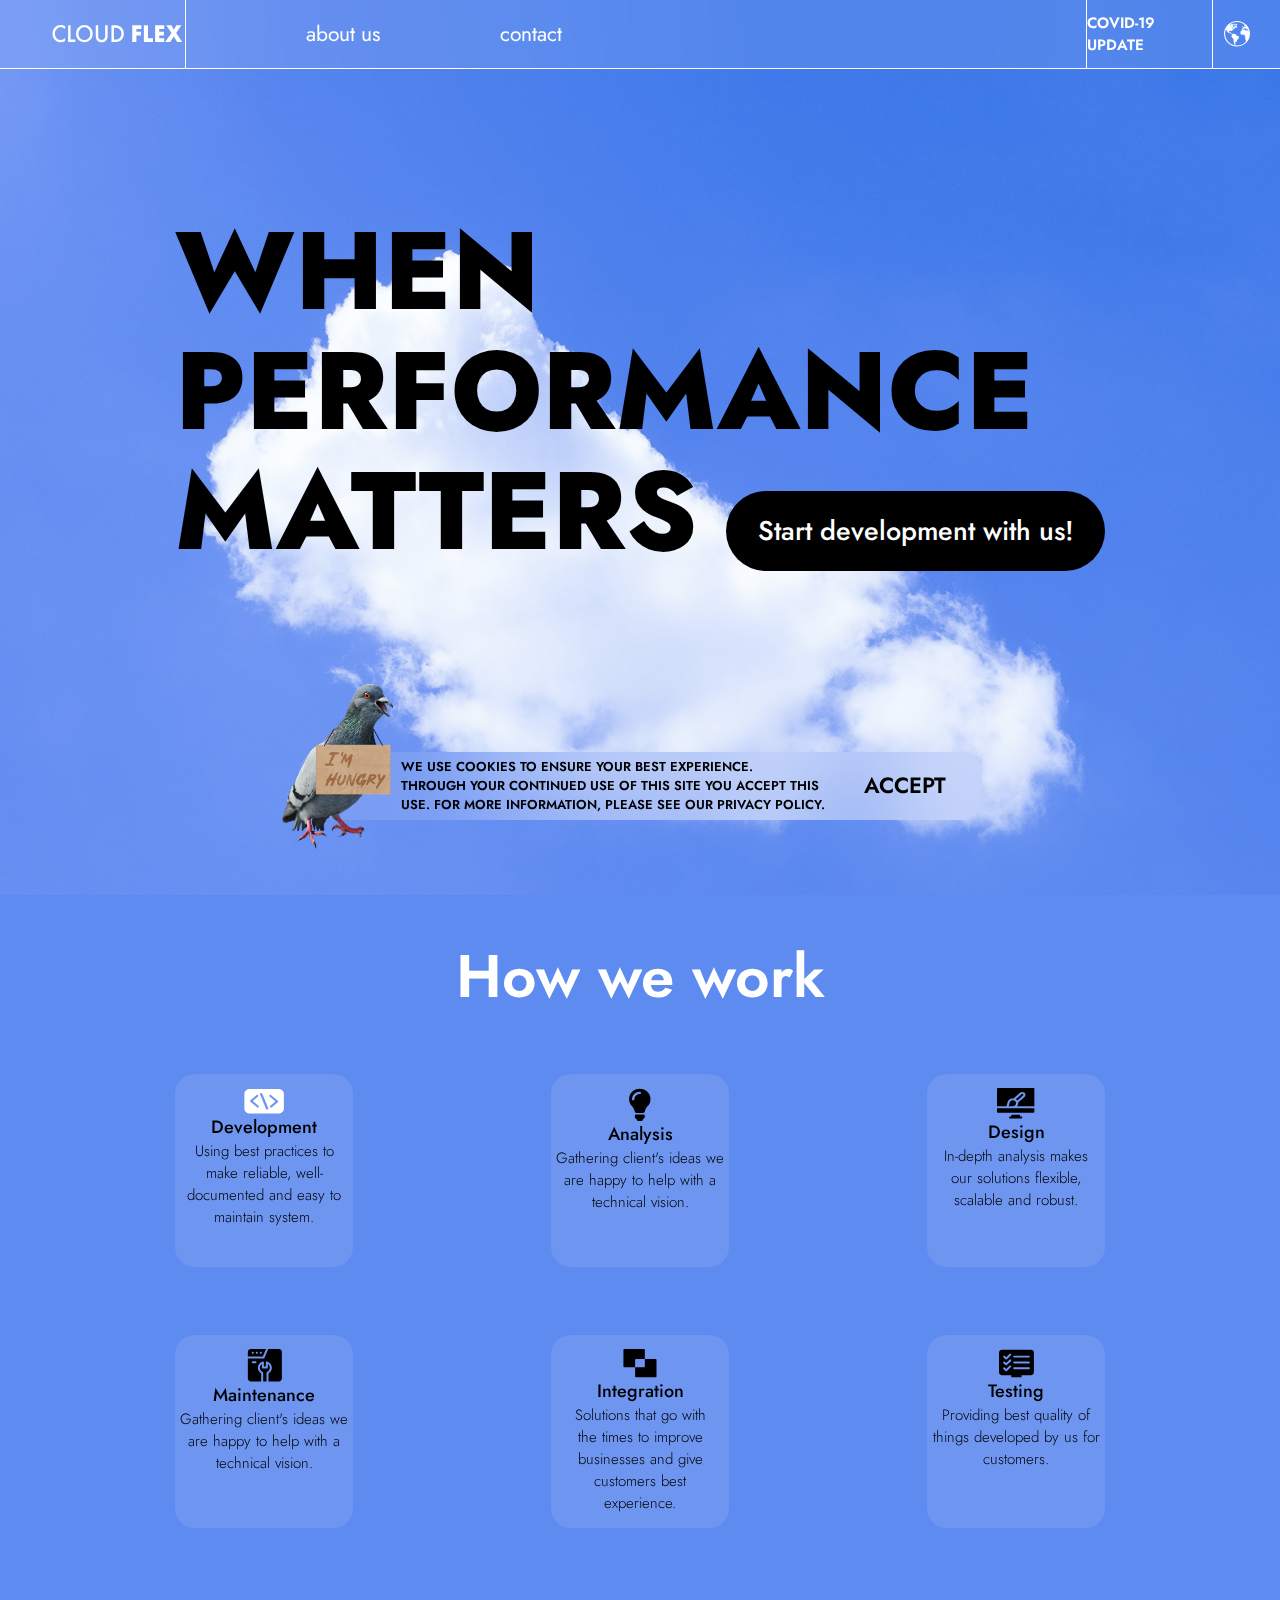
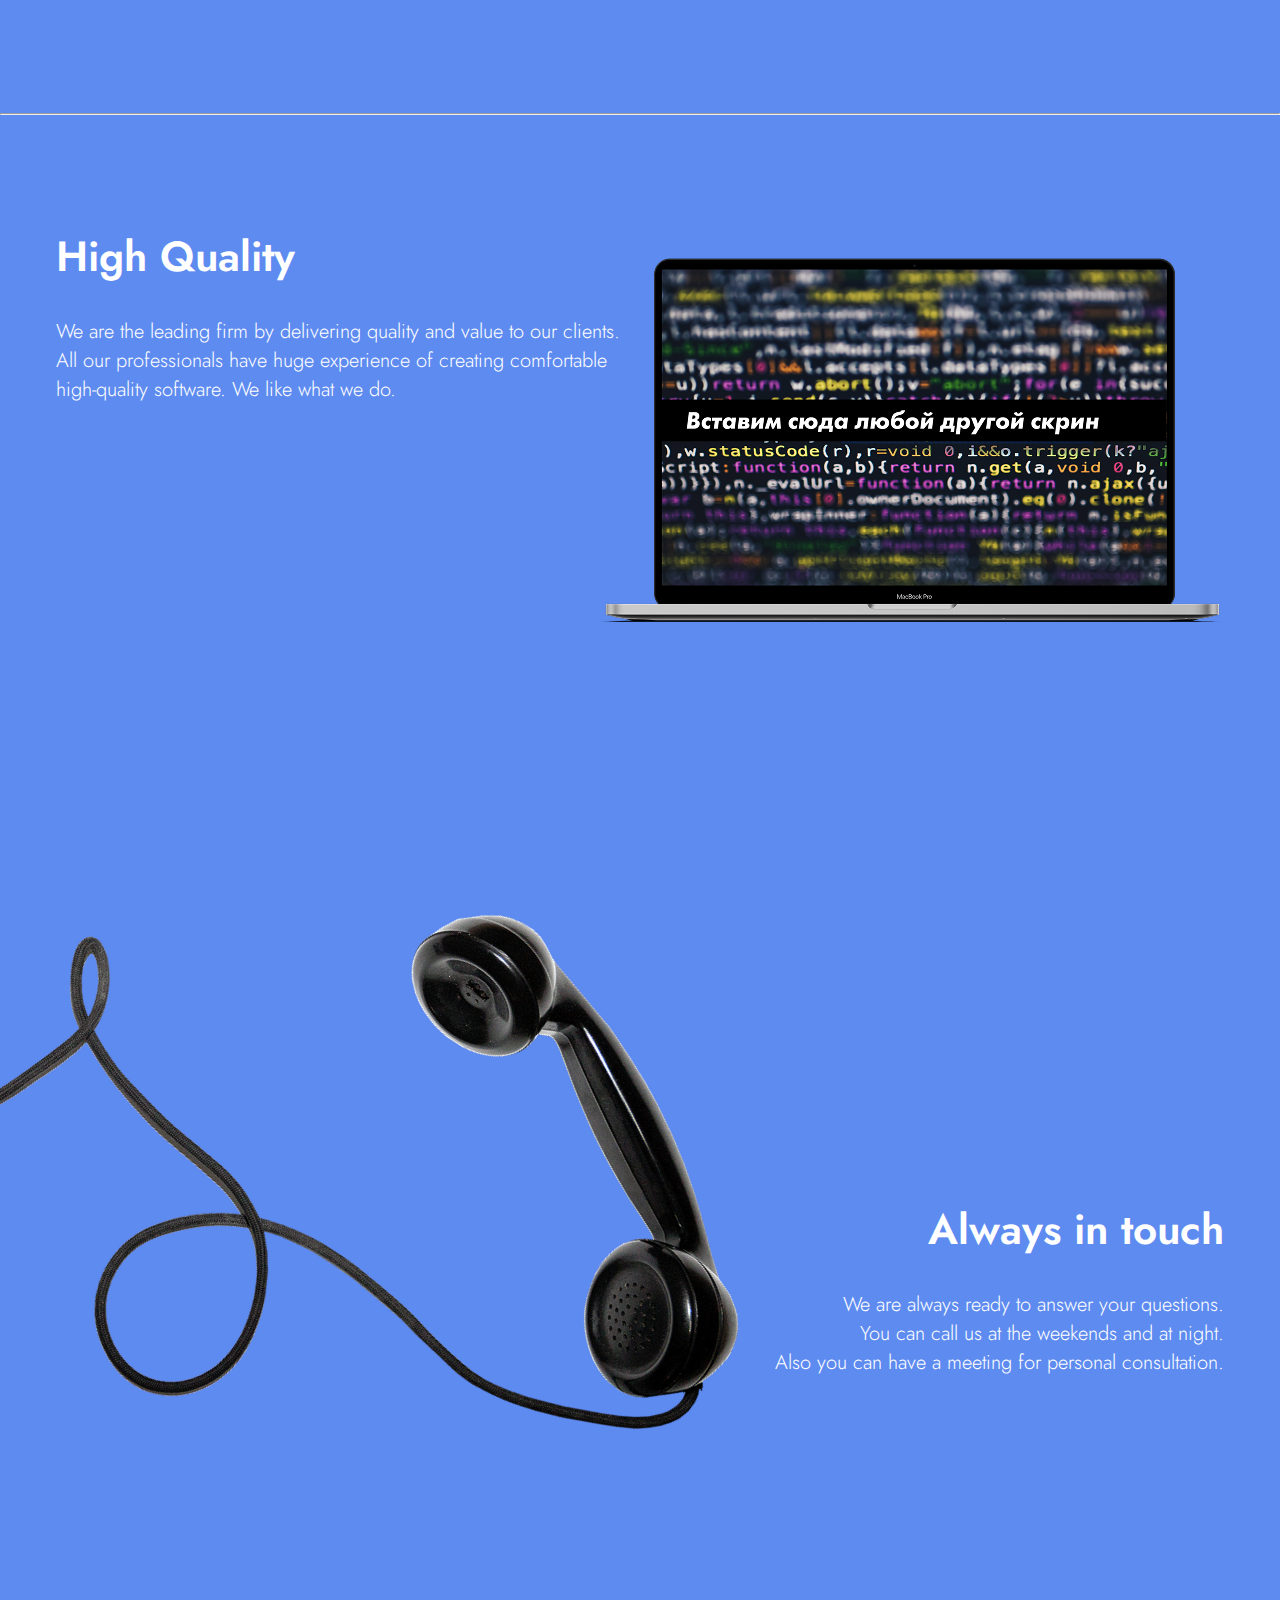
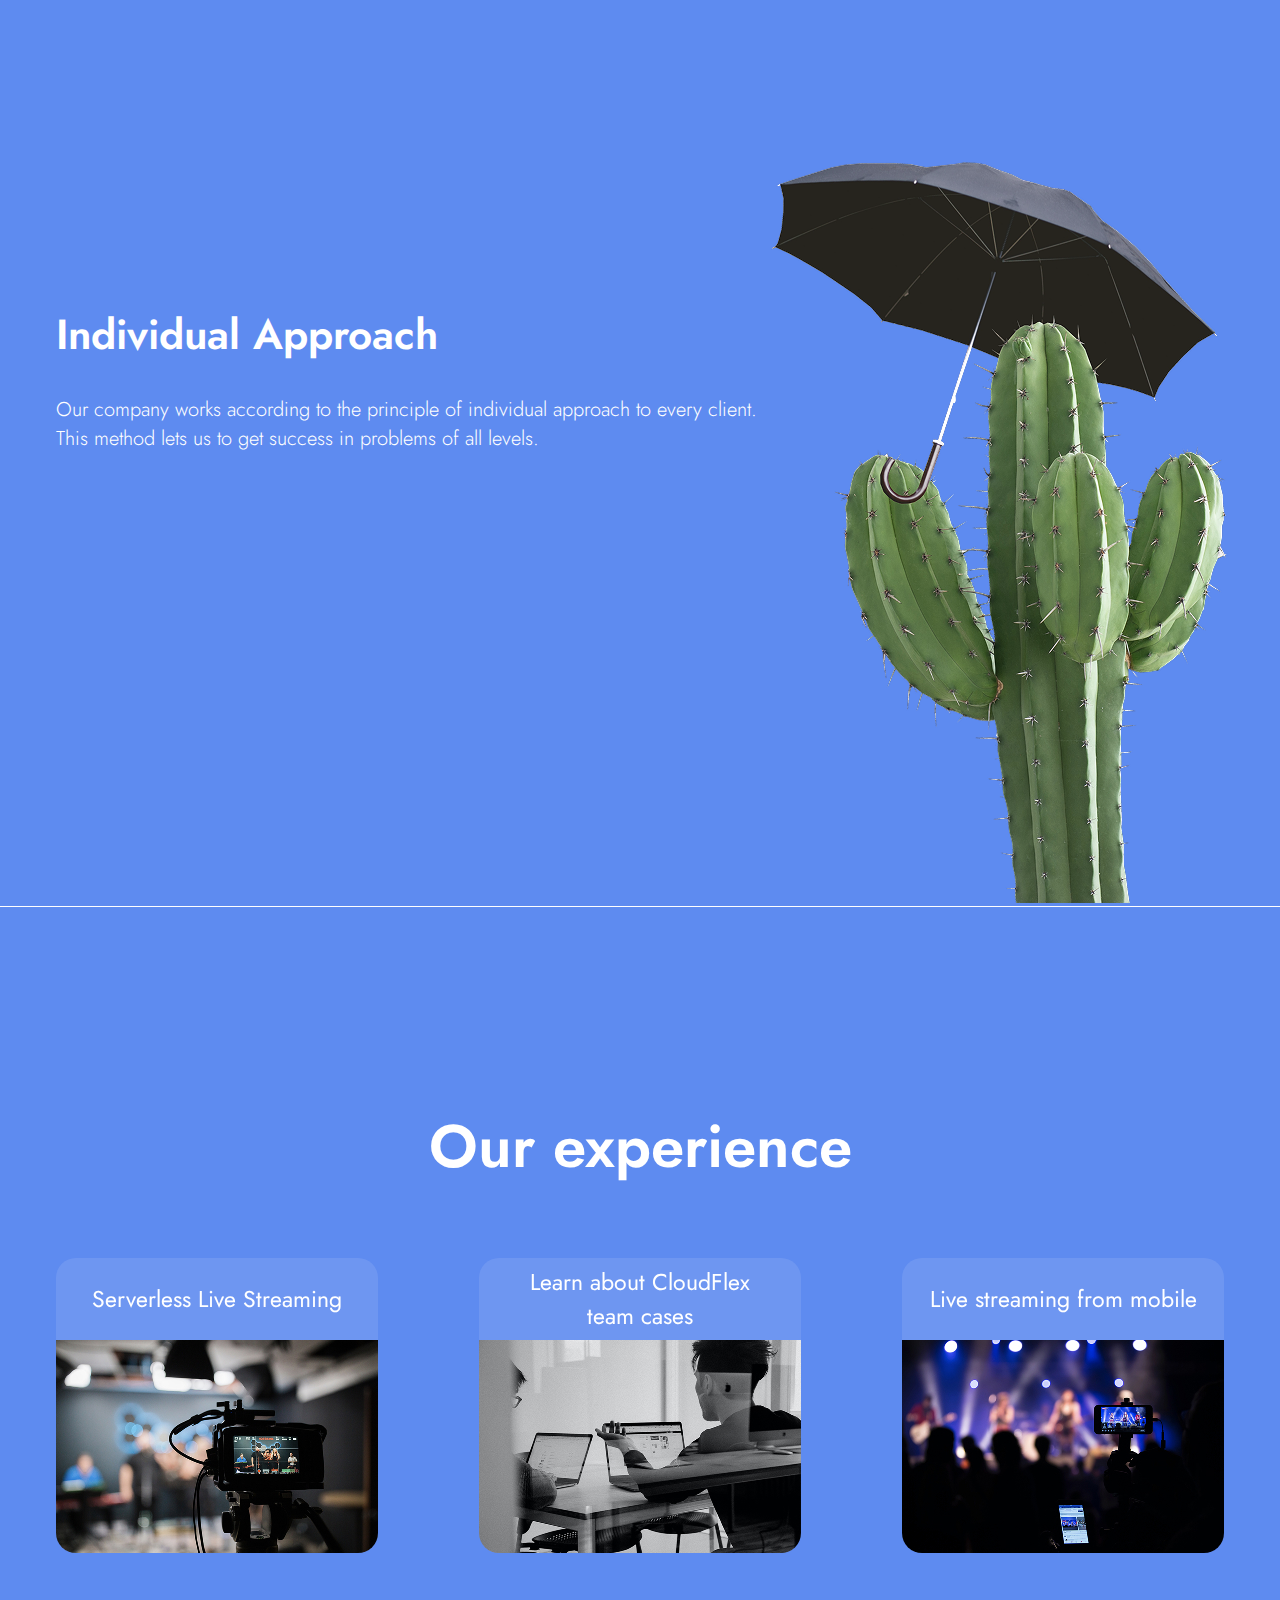
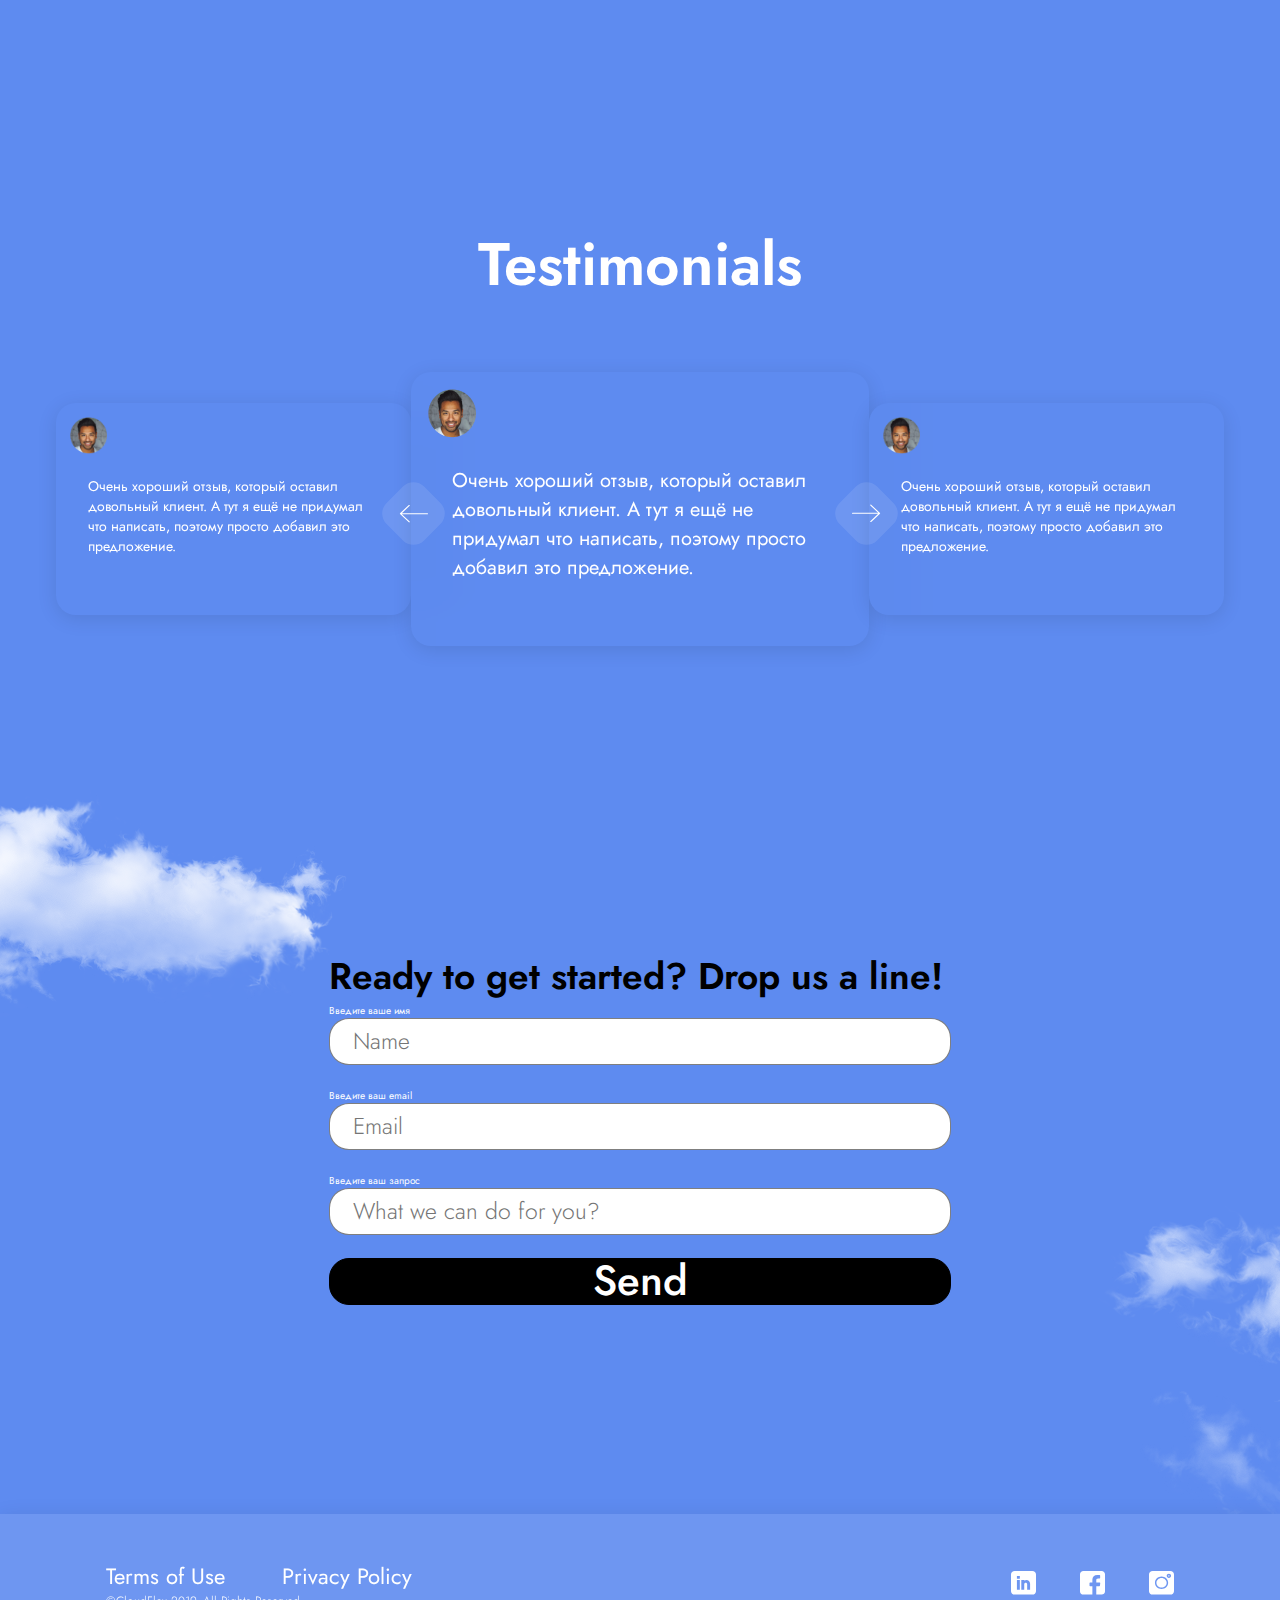
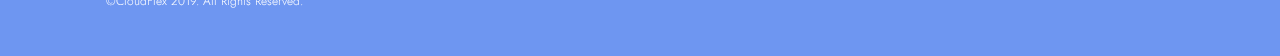
<file: index.html>
<!DOCTYPE html>
<html lang="en">
<head>
    <meta charset="UTF-8">
    <meta name="viewport" content="width=device-width, initial-scale=1.0">
    <title>CLOUD FLEX</title>
    <link rel="stylesheet" href="styles/normalize.css">
    <link rel="stylesheet" href="styles/main.css">
    <link rel="stylesheet" href="form.html">
    <link rel="preconnect" href="https://fonts.googleapis.com">
    <link rel="preconnect" href="https://fonts.gstatic.com" crossorigin>
    <link href="https://fonts.googleapis.com/css2?family=Jost:ital,wght@0,100..900;1,100..900&display=swap" rel="stylesheet">
</head>
<body>
    <header class="header">
        <div class="container">
            <a href="index.html" class="header__logo">
                <img src="images/header/logo.svg" alt="Logo" class="header__logo-image">
            </a>
            <div class="header__navbar">
                <nav class="header__menu">
                    <ul class="header__menu-list">
                        <li class="header__menu-item">
                            <a href="#!" class="header__menu-link">about us</a>
                        </li>
                        <li class="header__menu-item">
                            <a href="form.html" class="header__menu-link">contact</a>
                        </li>
                    </ul>
                </nav>
                <button class="header__button">
                    <img src="images/header/burger_menu.svg" alt="burger menu" class="header__button-image">
                </button>
            </div>
            <div class="header__update">
                <p class="header__update-text">COVID-19 UPDATE</p>
            </div>
            <div class="header__lang">
                <img src="images/header/earth.svg" alt="earth" class="header__lang-image">
            </div>
        </div>
    </header>
    <main class="main">
        <section class="welcom">
            <div class="wrapper">
                <div class="start">
                    <h1>CloudFlex</h1>
                    <p class="start__title">WHEN PERFORMANCE MATTERS</p>
                    <div class="start__button">
                        <a href="#" class="start__button-text">Start development with us!</a>
                    </div>
                </div>
                <div class="cookies">
                    <img src="images/welcome/cookies.png" alt="cookies" class="cookies-image">
                    <div class="cookies__wrapper">
                        <p class="cookies-text">
                            WE USE COOKIES TO ENSURE YOUR BEST EXPERIENCE.<br> 
                            THROUGH YOUR CONTINUED USE 
                            OF THIS SITE YOU ACCEPT THIS USE. FOR MORE INFORMATION, PLEASE SEE OUR PRIVACY POLICY.
                        </p>
                        <button class="cookies__button">ACCEPT</button>
                    </div>
                </div>
            </div>
        </section>
        <section class="about">
            <div class="wrapper">
                <div class="work">
                    <h2>How we work</h2>
                    <div class="work__list">
                        <figure class="work__item">
                            <img src="images/work/programming.svg" alt="programming" class="work-image">
                            <figcaption>Development</figcaption>
                            <p class="work-text">Using best practices to make reliable, well-documented and easy to maintain system.</p>
                        </figure>
                        <figure class="work__item">
                            <img src="images/work/light-bulb.svg" alt="light-bulb" class="work-image">
                            <figcaption>Analysis</figcaption>
                            <p class="work-text">Gathering client's ideas we are happy to help with a technical vision.</p>
                        </figure>
                        <figure class="work__item">
                            <img src="images/work/web-design.svg" alt="web-design" class="work-image">
                            <figcaption>Design</figcaption>
                            <p class="work-text">In-depth analysis makes our solutions flexible, scalable and robust.</p>
                        </figure>
                        <figure class="work__item">
                            <img src="images/work/browser.svg" alt="browser" class="work-image">
                            <figcaption>Maintenance</figcaption>
                            <p class="work-text">Gathering client's ideas we are happy to help with a technical vision.</p>
                        </figure>
                        <figure class="work__item">
                            <img src="images/work/intersect.svg" alt="intersect" class="work-image">
                            <figcaption>Integration</figcaption>
                            <p class="work-text">Solutions that go with<br> the times to improve businesses and give<br> customers best experience.</p>
                        </figure>
                        <figure class="work__item">
                            <img src="images/work/exam.svg" alt="exam" class="work-image">
                            <figcaption>Testing</figcaption>
                            <p class="work-text">Providing best quality of things developed by us for customers.</p>
                        </figure>
                    </div>
                </div>
            </div>
            <hr>
            <div class="approach">
                <div class="wrapper">
                    <div class="approach__item">
                        <div class="approach__box-quality">
                            <h3>High Quality</h3>
                            <p class="approach-text">We are the leading firm by delivering quality and value to our clients.<br> 
                                All our professionals have huge experience of creating comfortable<br>
                                high-quality software. We like what we do.
                            </p>
                        </div>
                        <img src="images/approach/laptop.png" alt="laptop" class="approach__laptop-image">
                    </div>
                    <div class="approach__item-touch">
                        <div class="approach__box-touch">
                            <h3>Always in touch</h3>
                            <p class="approach-text">We are always ready to answer your questions.<br>
                                You can call us at the weekends and at night.<br>
                                Also you can have a meeting for personal consultation.
                            </p>
                        </div>
                        <img src="images/approach/phone.png" alt="phone" class="approach__phone-image">
                    </div>
                    <div class="approach__item">
                        <div class="approach__box-approach">
                            <h3>Individual Approach</h3>
                            <p class="approach-text">Our company works according to the principle 
                                of individual approach to every client. 
                                This method lets us to get success 
                                in problems of all levels.
                            </p>
                        </div>
                        <img src="images/approach/cactus.png" alt="cactus" class="approach__cactus-image">
                    </div>
                </div>
            </div>
        </section>
        <section class="experience">
            <div class="wrapper">
                <h2>Our experience</h2> 
                <ul class="experience__list">
                    <li class="experience__item">
                        <p class="experience-text">Serverless Live Streaming</p>
                        <img src="images/experience/streaming.jpg" alt="live streaming" class="experience-image">
                    </li>
                    <li class="experience__item">
                        <p class="experience-text">Learn about CloudFlex<br> team cases</p>
                        <img src="images/experience/cases.jpg" alt="cases" class="experience-image">
                    </li>
                    <li class="experience__item">
                        <p class="experience-text">Live streaming from mobile</p>
                        <img src="images/experience/mobile.jpg" alt="from mobile" class="experience-image">
                    </li>
                </ul>
            </div>
        </section>
        <section class="testimonials">
            <div class="wrapper">
                <h2>Testimonials</h2>
                <ul class="testimonials__list">
                    <li class="testimonials__item">
                        <img src="images/testimonials/client.png" alt="testimonials client" class="testimonials__client-image">
                        <p class="testimonials-text">Очень хороший отзыв, который оставил довольный клиент. А тут я ещё не придумал что написать, поэтому просто добавил это предложение.</p>
                    </li>
                    <li class="testimonials__item-active">
                        <img src="images/testimonials/client.png" alt="testimonials client" class="testimonials__client-image-active">
                        <p class="testimonials-text-active">Очень хороший отзыв, который оставил довольный клиент. А тут я ещё не придумал что написать, поэтому просто добавил это предложение.</p>
                    </li>
                    <li class="testimonials__item">
                        <img src="images/testimonials/client.png" alt="testimonials client" class="testimonials__client-image">
                        <p class="testimonials-text">Очень хороший отзыв, который оставил довольный клиент. А тут я ещё не придумал что написать, поэтому просто добавил это предложение.</p>
                    </li>
                </ul>
                <button class="testimonials__button">
                    <img src="images/testimonials/arrow_left.svg" alt="arrow_left" class="testimonials__button-image-left">
                    <img src="images/testimonials/arrow_right.svg" alt="arrow_right" class="testimonials__button-image-right">
                </button>
            </div>
        </section>
        <section class="form">
            <div class="wrapper">
                <p class="form__title">Ready to get started? Drop us a line!</p>
                <form action="//httpbin.org/post" method="post" class="form__list">
                    <label class="form__item">Введите ваше имя
                        <input type="Name" name="Name" placeholder="Name" required class="form-input">
                    </label>
                    <label class="form__item">Введите ваш email
                        <input type="Email" name="Email" placeholder="Email" required class="form-input">
                    </label>
                    <label class="form__item">Введите ваш запрос
                        <input type="What we can do for you?" name="What we can do for you?" placeholder="What we can do for you?" required class="form-input">
                    </label>
                    <button type="submit" class="form__button">Send</button>
                </form>
            </div>
        </section>
    </main>
    <footer class="footer">
        <div class="container">
            <div class="footer__nav">
                <ul class="footer__nav-list">
                    <li class="footer__nav-item">
                        <a href="#!" class="footer__nav-link">Terms of Use</a>
                    </li>
                    <li class="footer__nav-item">
                        <a href="#!" class="footer__nav-link">Privacy Policy</a>
                    </li>
                </ul>
                <p class="footer-copyright">&copy;CloudFlex 2019. All Rights Reserved.</p>
            </div>
            <ul class="footer__socialnetworks-list">
                <li class="footer__socialnetworks-item">
                    <a href="#" class="footer__socialnetworks-link">
                        <img src="images/footer/linkedin.svg" alt="LinkedIn" class="footer__socialnetworks-image">
                    </a>
                </li>
                <li class="footer__socialnetworks-item">
                    <a href="#" class="footer__socialnetworks-link">
                        <img src="images/footer/facebook.svg" alt="Facebook" class="footer__socialnetworks-image">
                    </a>
                </li>
                <li class="footer__socialnetworks-item">
                    <a href="#" class="footer__socialnetworks-link">
                        <img src="images/footer/instagram.svg" alt="Instagram" class="footer__socialnetworks-image">
                    </a>
                </li>
            </ul>
        </div>
    </footer>
</body>
</html>
</file>
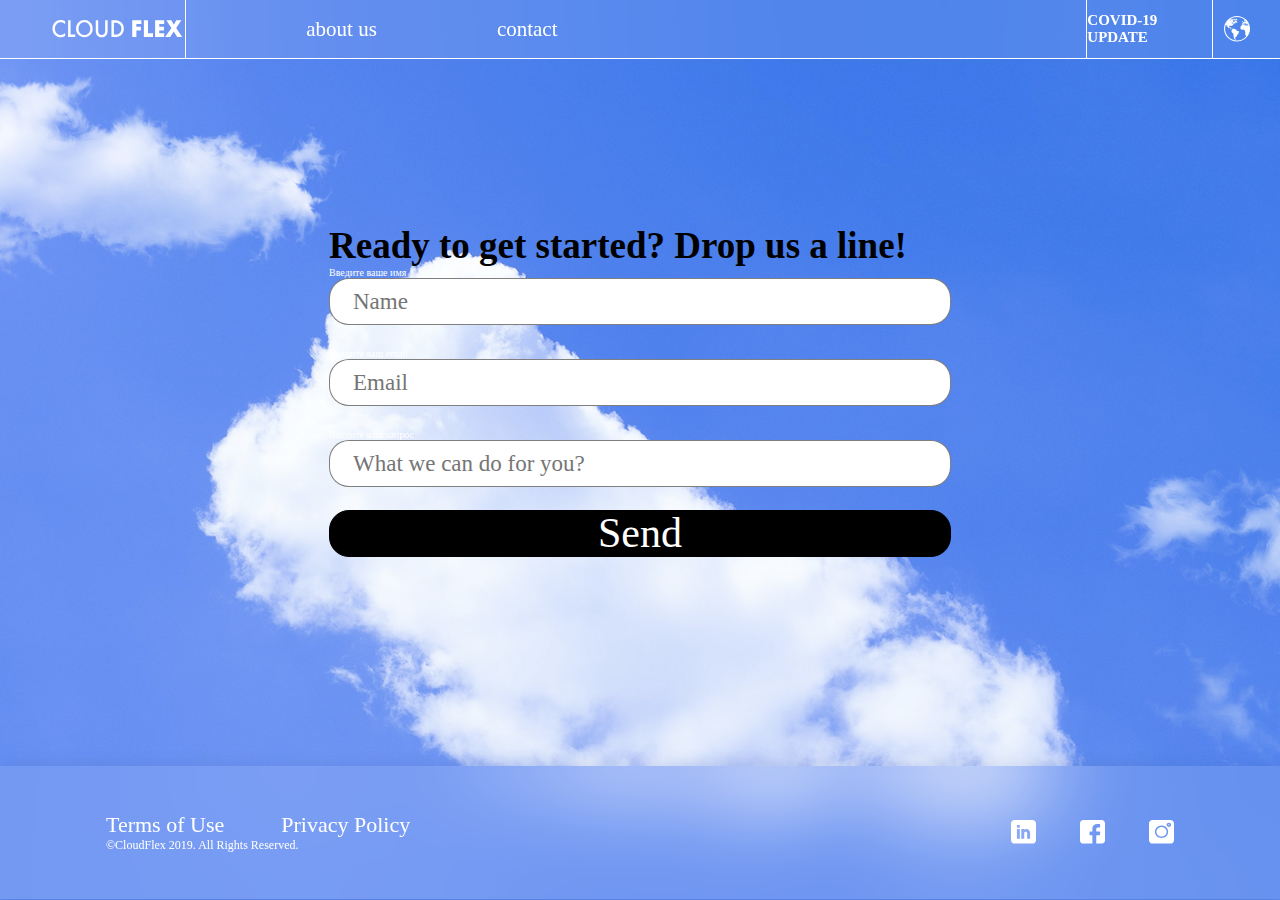
<file: form.html>
<!DOCTYPE html>
<html lang="en">
<head>
    <meta charset="UTF-8">
    <meta name="viewport" content="width=device-width, initial-scale=1.0">
    <title>CLOUD FLEX</title>
    <link rel="stylesheet" href="styles/normalize.css">
    <link rel="stylesheet" href="styles/main.css">
</head>
<body>
    <header class="header">
        <div class="container">
            <a href="index.html" class="header__logo">
                <img src="images/header/logo.svg" alt="Logo" class="header__logo-image">
            </a>
            <div class="header__navbar">
                <nav class="header__menu">
                    <ul class="header__menu-list">
                        <li class="header__menu-item">
                            <a href="#!" class="header__menu-link">about us</a>
                        </li>
                        <li class="header__menu-item">
                            <a href="#!" class="header__menu-link">contact</a>
                        </li>
                    </ul>
                </nav>
                <button class="header__button">
                    <img src="images/header/burger_menu.svg" alt="burger menu" class="header__button-image">
                </button>
            </div>
            <div class="header__update">
                <p class="header__update-text">COVID-19 UPDATE</p>
            </div>
            <div class="header__lang">
                <img src="images/header/earth.svg" alt="earth" class="header__lang-image">
            </div>
        </div>
    </header>
    <main>
        <section class="form">
            <div class="wrapper">
                <h1>CloudFlex</h1>
                <p class="form__title">Ready to get started? Drop us a line!</p>
                <form action="//httpbin.org/post" method="post" class="form__list">
                    <label class="form__item">Введите ваше имя
                        <input type="Name" name="Name" placeholder="Name" required class="form-input">
                    </label>
                    <label class="form__item">Введите ваш email
                        <input type="Email" name="Email" placeholder="Email" required class="form-input">
                    </label>
                    <label class="form__item">Введите ваш запрос
                        <input type="What we can do for you?" name="What we can do for you?" placeholder="What we can do for you?" required class="form-input">
                    </label>
                    <button type="submit" class="form__button">Send</button>
                </form>
            </div>
        </section>
    </main>
    <footer class="footer">
        <div class="container">
            <div class="footer__nav">
                <ul class="footer__nav-list">
                    <li class="footer__nav-item">
                        <a href="#!" class="footer__nav-link">Terms of Use</a>
                    </li>
                    <li class="footer__nav-item">
                        <a href="#!" class="footer__nav-link">Privacy Policy</a>
                    </li>
                </ul>
                <p class="footer-copyright">&copy;CloudFlex 2019. All Rights Reserved.</p>
            </div>
            <ul class="footer__socialnetworks-list">
                <li class="footer__socialnetworks-item">
                    <a href="#" class="footer__socialnetworks-link">
                        <img src="images/footer/linkedin.svg" alt="LinkedIn" class="footer__socialnetworks-image">
                    </a>
                </li>
                <li class="footer__socialnetworks-item">
                    <a href="#" class="footer__socialnetworks-link">
                        <img src="images/footer/facebook.svg" alt="Facebook" class="footer__socialnetworks-image">
                    </a>
                </li>
                <li class="footer__socialnetworks-item">
                    <a href="#" class="footer__socialnetworks-link">
                        <img src="images/footer/instagram.svg" alt="Instagram" class="footer__socialnetworks-image">
                    </a>
                </li>
            </ul>
        </div>
    </footer>
</body>
</html>
</file>
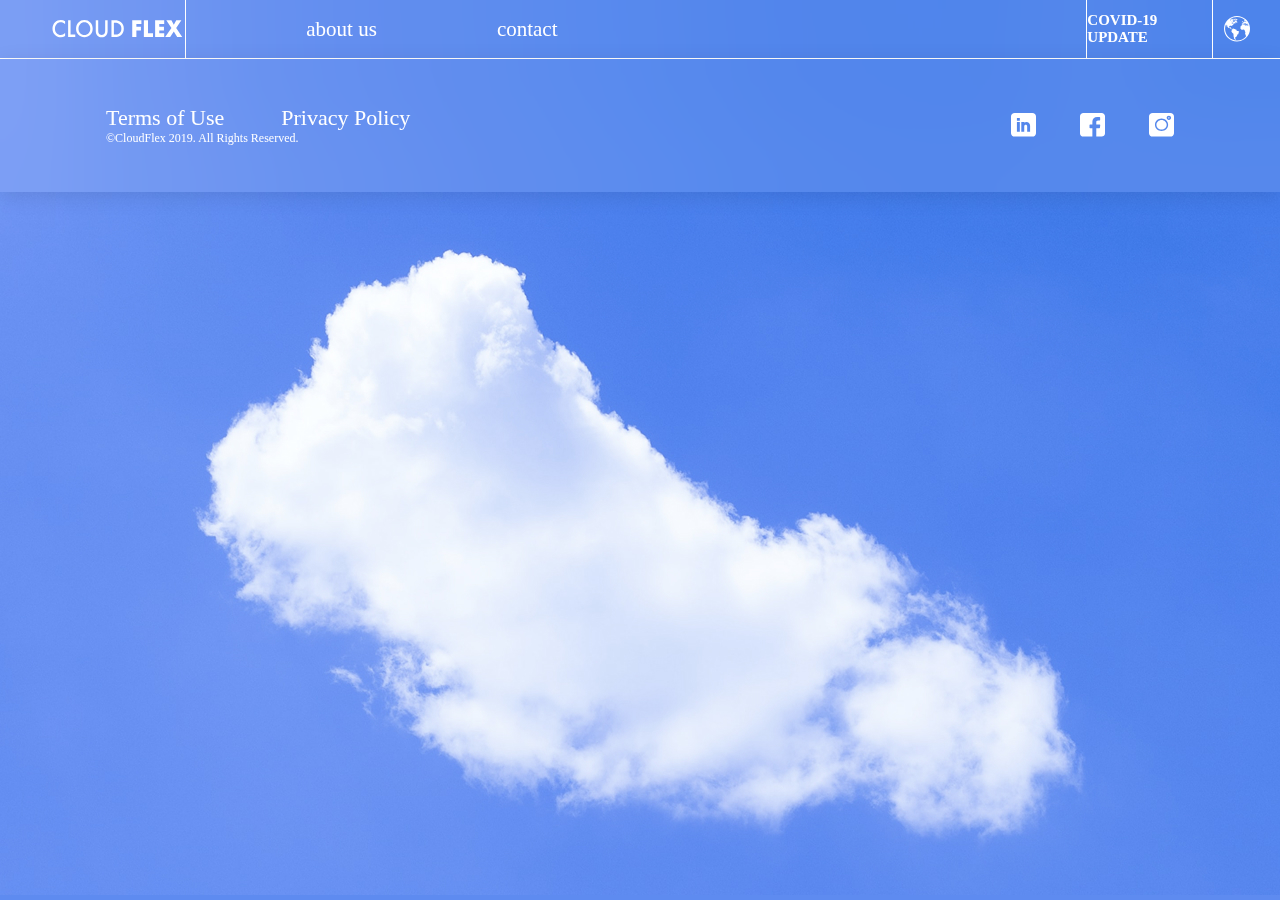
<file: grid.html>
<!DOCTYPE html>
<html lang="en">
<head>
    <meta charset="UTF-8">
    <meta name="viewport" content="width=device-width, initial-scale=1.0">
    <title>CLOUD FLEX</title>
    <link rel="stylesheet" href="styles/normalize.css">
    <link rel="stylesheet" href="styles/main.css">
</head>
<body>
    <header class="header">
        <div class="container">
            <a href="index.html" class="header__logo">
                <img src="images/header/logo.svg" alt="Logo" class="header__logo-image">
            </a>
            <div class="header__navbar">
                <nav class="header__menu">
                    <ul class="header__menu-list">
                        <li class="header__menu-item">
                            <a href="#!" class="header__menu-link">about us</a>
                        </li>
                        <li class="header__menu-item">
                            <a href="#!" class="header__menu-link">contact</a>
                        </li>
                    </ul>
                </nav>
                <button class="header__button">
                    <img src="images/header/burger_menu.svg" alt="burger menu" class="header__button-image">
                </button>
            </div>
            <div class="header__update">
                <p class="header__update-text">COVID-19 UPDATE</p>
            </div>
            <div class="header__lang">
                <img src="images/header/earth.svg" alt="earth" class="header__lang-image">
            </div>
        </div>
    </header>
    <main>
    </main>
    <footer class="footer">
        <div class="container">
            <div class="footer__nav">
                <ul class="footer__nav-list">
                    <li class="footer__nav-item">
                        <a href="#!" class="footer__nav-link">Terms of Use</a>
                    </li>
                    <li class="footer__nav-item">
                        <a href="#!" class="footer__nav-link">Privacy Policy</a>
                    </li>
                </ul>
                <p class="footer-copyright">&copy;CloudFlex 2019. All Rights Reserved.</p>
            </div>
            <ul class="footer__socialnetworks-list">
                <li class="footer__socialnetworks-item">
                    <a href="#" class="footer__socialnetworks-link">
                        <img src="images/footer/linkedin.svg" alt="LinkedIn" class="footer__socialnetworks-image">
                    </a>
                </li>
                <li class="footer__socialnetworks-item">
                    <a href="#" class="footer__socialnetworks-link">
                        <img src="images/footer/facebook.svg" alt="Facebook" class="footer__socialnetworks-image">
                    </a>
                </li>
                <li class="footer__socialnetworks-item">
                    <a href="#" class="footer__socialnetworks-link">
                        <img src="images/footer/instagram.svg" alt="Instagram" class="footer__socialnetworks-image">
                    </a>
                </li>
            </ul>
        </div>
    </footer>
</body>
</html>
</file>
<file: styles/main.css>
*{
    box-sizing: border-box;
    margin: 0;
    padding: 0;
    text-decoration: none;
    line-height: normal;
    list-style: none;
}

:root {
    --bg-color: #5E8BF0;
    --border: 1px solid #fff;
    
    font-size: 62.5%;
    --w-color: white;
    --b-color: black;
    --font-weight-extrabold: 800;
    --font-weight-bold: 700;
    --font-weight-semibold: 600;
    --font-weight-medium: 500;
    --font-weight-regular: 400;
    --font-weight-light: 300;
    
    --fill-bg: rgba(255, 255, 255, 0.1);
    --fill-filter: blur(40px);
    --fill-shadow: 0 4px 20px 0 rgba(0, 0, 0, 0.1);
    
    --border-w: 1px solid rgba(0, 0, 0, 0.5);
    --border-b: 1px solid #000;
    --border-radius: 20px;
}

body {
    background-image: url(../images/welcome/bg_cloud.jpg);
    background-repeat: no-repeat;
    background-position: center top;
    background-color: var(--bg-color);
    font-family: 'Jost', serif;
    color: var(--w-color);
}

h1 {
    display: none;
}

h2 {
    font-weight: var(--font-weight-semibold);
    font-size: 6rem;
    display: flex;
    justify-content: center;
}

h3 {
    font-weight: var(--font-weight-semibold);
    font-size: 4.2rem;
}

figcaption {
    font-weight: var(--font-weight-medium);
    font-size: 1.8rem;
    color: var(--b-color);
}

a {
    color: var(--w-color);
}

.container {
    max-width: 1380px;
    margin-left: auto;
    margin-right: auto;
    padding: 0px 30px;
}

.wrapper {
    max-width: 1168px;
    margin-left: auto;
    margin-right: auto;
}

.sr-only {
    position: absolute;
    width: 1px;
    height: 1px;
    padding: 0;
    margin: -1px;
    overflow: hidden;
    clip: rect(0, 0, 0, 0);
    white-space: nowrap;
    border-width: 0;
}

.skip-link: {
    display: block;
    position: absolute;
    top: 0;
    left: 50%;
    padding: 10px 15px;
    color: #fff;
    background: #000;
    transform: translateY(-100%);
}

.skip-link:focus {
    transform: translateY(20%);
}  

.header {
    background: var(--fill-bg);
    backdrop-filter: var(--fill-filter);
    border-bottom: var(--border);
}

.header .container{
    display: flex;
    justify-content: space-between;
}

.header__logo {
    width: 225px;
    padding: 12px 0px;
    padding-left: 20px;
    border-right: var(--border);
    display: flex;
    align-items: center;
}

.header__logo-image {
    width: 135.3px;
    height: 17.3px;
}

.header__navbar {
    display: flex;
    align-items: center;
}

.header__menu {
    padding: 12px 0px;
    padding-left: 120px;
    width: 900px;
    display: flex;
    align-items: center;
}

.header__menu-list {
    display: flex;
    gap: 120px;
}

.header__menu-link {
    font-weight: var(--font-weight-regular);
    font-size: 2.1rem;
}

.header__button {
    display: none;
    background-color: transparent;
    border: none;
}

.header__button-image {
    width: 27px;
    height: 22px;
}

.header__update {
    padding: 12px 0px;
    width: 197px;
    display: flex;
    align-items: center;
    justify-content: center;
    border-right: var(--border);
    border-left: var(--border);
}

.header__update-text {
    font-size: 15px;
    font-weight: 600;
}

.header__lang {
    padding: 12px 0px;
    width: 58px;
    display: flex;
    align-items: center;
    justify-content: end;
}

.header__lang-image {
    width: 26px;
}

.welcom .wrapper {
    max-width: 930px;
    padding-top: 142px;
}

.start {
    display: flex;
    align-items: flex-end;
    position: relative;
}

.start__title {
    margin: 0;
    line-height: 109%;
    font-weight: var(--font-weight-extrabold);
    font-size: 11rem;
    text-transform: uppercase;
    color: var(--b-color);
}

.start__button {
    width: 379px;
    height: 80px;
    border-radius: 90px;
    border: var(--bg-color);
    background-color: var(--b-color);
    display: flex;
    align-items: center;
    justify-content: center;
    position:absolute;
    right: 0;
}

.start__button-text {
    font-weight: var(--font-weight-medium);
    font-size: 2.7rem;
}

.cookies {
    margin-top: 181px;
    margin-bottom: 90px;
    width: 683px;
    height: 68px;
    background: var(--fill-bg);
    backdrop-filter: var(--fill-filter);
    border-radius: var(--border-radius);
    display: flex;
    align-items: center;
    position: relative;
    left: 124px;
}

.cookies-image {
    max-width: 163px;
    position: absolute;
    left: -38px;
    top: -120px;
}

.cookies__wrapper {
    padding-left: 102px;
    padding-right: 18px;
    display: flex;
    align-items: center;
    gap: 36px;
}

.cookies-text {
    max-width: 445px;
    font-weight: var(--font-weight-semibold);
    font-size: 1.3rem;
    color: var(--b-color);
}

.cookies__button {
    background-color: transparent;
    border: none;
    padding-right: 18px;
    font-weight: var(--font-weight-semibold);
    font-size: 2.2rem;
    color: var(--b-color);
}

.work {
    padding-top: 23px;
}

.work__list {
    margin-top: 54px;
    margin-bottom: 185px;
    display: flex;
    flex-flow: row wrap;
    justify-content: center;
    gap: 68px 198px;
}

.work__item {
    padding-top: 14px;
    border-radius: 20px;
    width: 178px;
    height: 193px;
    backdrop-filter: var(--fill-filter);
    background: var(--fill-bg);  
    display: flex;
    flex-flow: column wrap;
    align-items: center;
}

.work-image {
    max-width: 50px;
    max-height: 42px;
}

.work-text {
    max-width: 168px;
    text-align: center;
    font-weight: var(--font-weight-light);
    font-size: 1.5rem;
    color: var(--b-color);
}

.approach {
    border-bottom: var(--border);
}

.approach__item {
    padding-top: 111px;
    display: flex;
    position: relative;
}

.approach__box-quality {
    padding-bottom: 684px;
    max-width: 703px;
    display: flex;
    flex-flow: column;
}

.approach__box-touch {
    padding-bottom: 416px;
    max-width: 703px;
    display: flex;
    flex-flow: column;
    align-items: end;
}

.wrapper .approach__item-touch {
    padding-top: 111px;
    position: relative;
    display: flex;
    justify-content: flex-end;
}

.approach__box-approach {
    padding-bottom: 453px;
    max-width: 703px;
    display: flex;
    flex-flow: column;
}

.approach-text {
    padding-top: 30px;
    font-weight: var(--font-weight-light);
    font-size: 2rem;
}

.approach__box-touch .approach-text {
    text-align: end;
}

.approach__box-touch .h3 {
    text-align: end;
}

.approach__laptop-image {
    max-width: 861px;
    position: absolute;
    right: -120px;
    top: 35px;
}

.approach__phone-image {
    transform: rotate(-57deg);
    max-width: 1261px;
    position: absolute;
    left: -463px;
    top: -737px;
}

.approach__cactus-image {
    max-width: 570px;
    position: absolute;
    right: -92px;
    top: -145px;
}

.experience {
    padding-top: 196px;
}

.experience__list {
    padding-top: 68px;
    display: flex;
    gap: 101px;
}

.experience__item {
    width: 322px;
    height: 295px;
    border-radius: var(--border-radius);
    background-color: var(--fill-bg);
    backdrop-filter: var(--fill-filter);
}

.experience-text {
    width: 322px;
    height: 82px;
    text-align: center;
    font-weight: var(--font-weight-regular);
    font-size: 2.3rem;
    display: flex;
    align-items: center;
    justify-content: center;
}

.experience-image {
    border-radius: 0px 0px 20px 20px;
}

.testimonials {
    margin-top: 268px;
    margin-bottom: 138px;
    display: flex;
    flex-direction: column;
    justify-content: center;
}

.testimonials .wrapper {
    display: flex;
    flex-direction: column;
    justify-content: center;
}

.testimonials__list {
    padding-top: 64px;
    display: flex;
    align-items: center;
}

.testimonials__item-active {
    padding: 17px;
    width: 500px;
    height: 274px;
    fill: var(--fill-bg);
    backdrop-filter: var(--fill-filter);
    box-shadow: var(--fill-shadow);
    border-radius: var(--border-radius);
}

.testimonials__client-image-active {
    max-width: 49px;
}

.testimonials-text-active {
    padding: 24px;
    font-weight: var(--font-weight-regular);
    font-size: 2rem;
}

.testimonials__item {
    padding: 14px;
    width: 387px;
    height: 212px;
    fill: var(--fill-bg);
    backdrop-filter: var(--fill-filter);
    box-shadow: var(--fill-shadow);
    border-radius: var(--border-radius);
}

.testimonials__client-image {
    max-width: 37px;
}

.testimonials-text {
    padding: 18px;
    font-weight: var(--font-weight-regular);
    font-size: 1.4rem;
}

.testimonials__button {
    background-color: transparent;
    border: none;
    position: relative;
}

.testimonials__button-image-left {
    position: absolute;
    top: -170px;
    left: 320px;
}

.testimonials__button-image-right {
    position: absolute;
    top: -170px;
    right: 320px;
}

.form {
    display: flex;
    flex-direction: column;
    justify-content: center;
    background: url(../images/form/cloud_left.png) no-repeat -343px 0px, url(../images/form/cloud_right.png) no-repeat 1066px bottom;
}

.form .wrapper {
    padding-top: 165px;
    padding-bottom: 209px;
}

.form__title {
    font-weight: var(--font-weight-semibold);
    font-size: 3.7rem;
    color: var(--b-color);
}

.form__list {
    display: flex;
    flex-direction: column;
    justify-content: center;
    gap: 23px;
}

.form-input {
    padding-left: 23px;
    width: 622px;
    height: 47px;
    border: none;
    border: var(--border-w);
    border-radius: var(--border-radius);
    background-color: var(--w-color);
    font-weight: var(--font-weight-light);
    font-size: 2.3rem;
    color: rgba(0, 0, 0, 0.5);
    display: flex;
    align-content: center;
    justify-content: center;
}

.form__button {
    width: 622px;
    height: 47px;
    border: none;
    border: var(--border-b);
    border-radius: var(--border-radius);
    background-color: var(--b-color);
    font-weight: var(--font-weight-medium);
    font-size: 4.2rem;
    color: var(--w-color);
    display: flex;
    align-items: center;
    justify-content: center;
}

.footer {
    background: var(--fill-bg);
    backdrop-filter: var(--fill-filter);
    box-shadow: var(--fill-shadow);
}

footer .container {
    padding: 46px 106px;
    display: flex;
    justify-content: space-between;
}

.footer__nav {
    display: flex;
    flex-direction: column;
}

.footer__nav-list {
    display: flex;
    gap: 57px;
}

.footer__nav-link {
    font-weight: var(--font-weight-regular);
    font-size: 2.2rem;
}

.footer-copyright {
    font-weight: var(--font-weight-light);
    font-size: 1.2rem;
}

.footer__socialnetworks-list {
    display: flex;
    align-items: center;
    gap: 44px;
}

.footer__socialnetworks-image {
    max-width: 25px;
}
</file>
